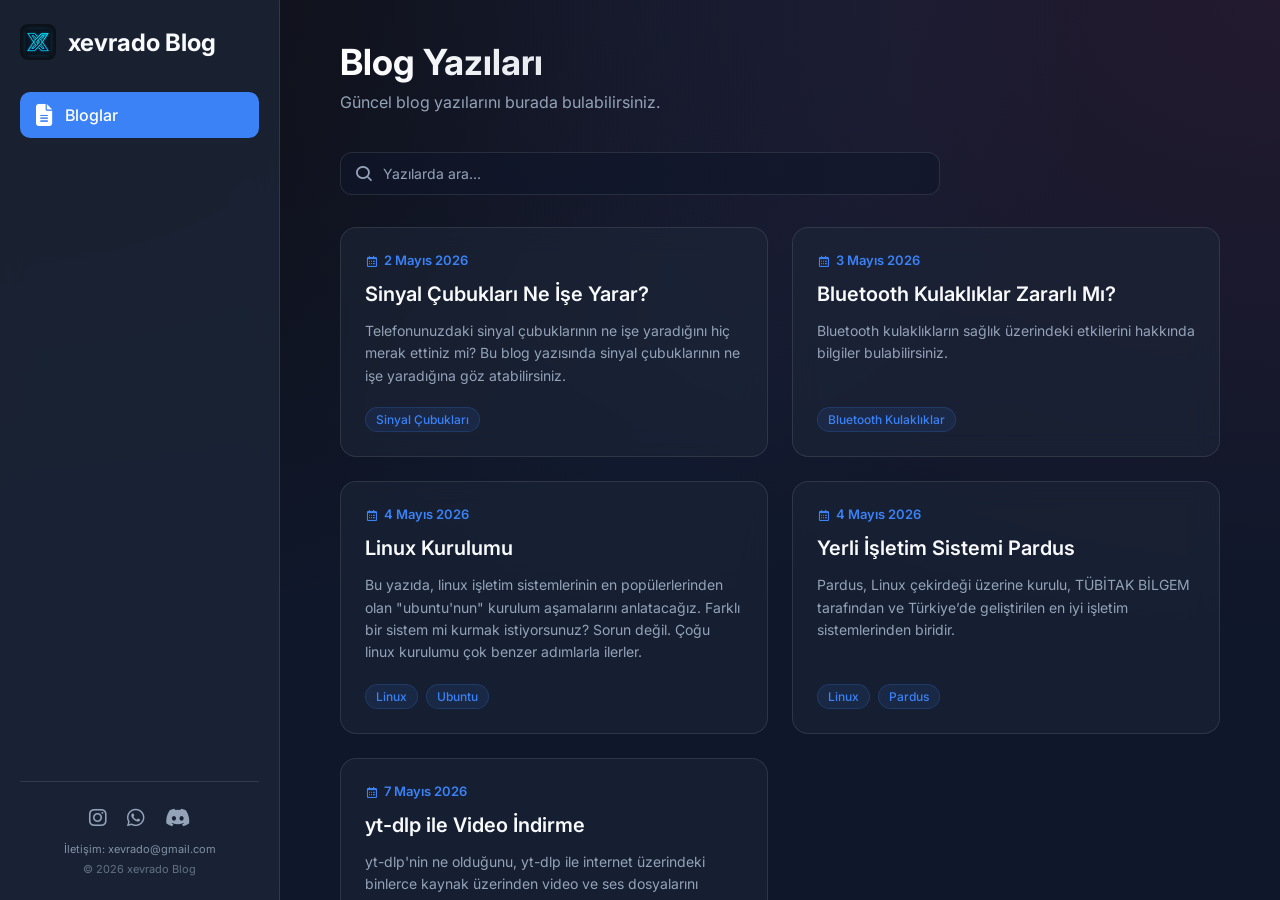
<file: index.html>
<!DOCTYPE html>
<html lang="tr">

<head>
    <meta charset="UTF-8">
    <meta name="viewport" content="width=device-width, initial-scale=1.0">
    <title>xevrado Blog</title>
    <!-- Google Fonts -->
    <link href="https://fonts.googleapis.com/css2?family=Inter:wght@300;400;500;600;700&display=swap" rel="stylesheet">
    <!-- Boxicons -->
    <link href='https://unpkg.com/boxicons@2.1.4/css/boxicons.min.css' rel='stylesheet'>
    <!-- Font Awesome -->
    <link rel="stylesheet" href="https://cdnjs.cloudflare.com/ajax/libs/font-awesome/6.4.0/css/all.min.css">
    <link rel="icon" href="Resimler/logo.png" type="image/png">
    <link rel="stylesheet" href="style.css">
</head>

<body>
    <div class="app-container">
        <!-- Sidebar -->
        <aside class="sidebar">
            <div class="sidebar-header">
                <div class="logo">
                    <img src="Resimler/logo.png" alt="X Blog Logo" class="logo-img">
                    <span>xevrado Blog</span>
                </div>
            </div>


            <nav class="nav-menu">
                <ul class="nav-list">
                    <li class="nav-item active">
                        <a href="#" class="nav-link">
                            <i class="fa fa-file-text"></i>
                            <span>Bloglar</span>
                        </a>
                    </li>
                </ul>
            </nav>

            <div class="sidebar-footer">
                <div class="social-links">
                    <a href="https://www.instagram.com/xevra.do" target="_blank" title="Instagram"><i
                            class="fa-brands fa-instagram"></i></a>
                    <a href="https://whatsapp.com/channel/0029VbCA2duAojYp70uZ5R2e" target="_blank"
                        title="WhatsApp Kanalı"><i class="fa-brands fa-whatsapp"></i></a>
                    <a href="https://discord.gg/w49pgU2B8" target="_blank" title="Discord"><i
                            class="fa-brands fa-discord"></i></a>
                </div>
                <p class="sidebar-contact">İletişim: xevrado@gmail.com</p>
                <p>&copy; 2026 xevrado Blog</p>
            </div>
        </aside>

        <!-- Main Content -->
        <main class="main-content">
            <header class="top-header">
                <h1>Blog Yazıları</h1>
                <p>Güncel blog yazılarını burada bulabilirsiniz.</p>
            </header>

            <div class="search-container main-search">
                <i class='bx bx-search'></i>
                <input type="text" id="searchInput" placeholder="Yazılarda ara...">
            </div>

            <div class="blogs-grid" id="blogsGrid">
                <!-- Blogs will be injected here by JS -->
            </div>
        </main>
    </div>

    <script src="script.js"></script>
</body>

</html>
</file>
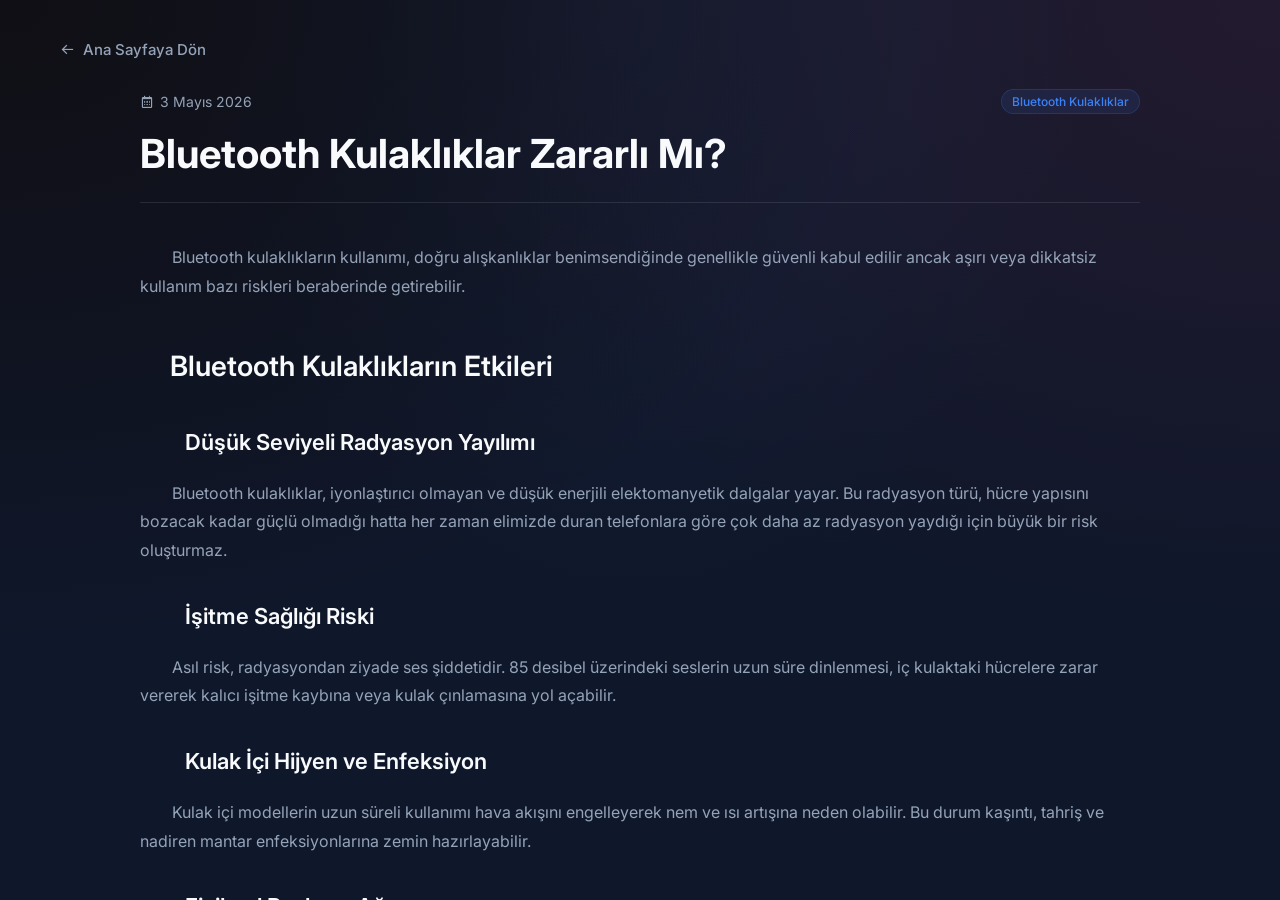
<file: Bloglar/bluetooth-kulaklıklar-zararlı-mı.html>
<!DOCTYPE html>
<html lang="tr">

<head>
    <meta charset="UTF-8">
    <meta name="viewport" content="width=device-width, initial-scale=1.0">
    <title>Bluetooth Kulaklıklar Zararlı Mı? - xevrado Blog</title>
    <!-- Google Fonts -->
    <link href="https://fonts.googleapis.com/css2?family=Inter:wght@300;400;500;600;700&display=swap" rel="stylesheet">
    <!-- Boxicons -->
    <link href='https://unpkg.com/boxicons@2.1.4/css/boxicons.min.css' rel='stylesheet'>
    <!-- Font Awesome -->
    <link rel="stylesheet" href="https://cdnjs.cloudflare.com/ajax/libs/font-awesome/6.4.0/css/all.min.css">
    <link rel="icon" href="../Resimler/logo.png" type="image/png">
    <link rel="stylesheet" href="../style.css">
</head>

<body>
    <div class="app-container">

        <!-- Main Content -->
        <main class="main-content">
            <!-- Geri Dön Butonu -->
            <a href="../index.html" class="back-btn">
                <i class='bx bx-arrow-back'></i> Ana Sayfaya Dön
            </a>

            <!-- Makale Alanı -->
            <article class="blog-article">
                <header class="article-header">
                    <div class="article-meta">
                        <span class="article-date"><i class='bx bx-calendar'></i> 3 Mayıs 2026</span>
                        <div class="article-tags">
                            <span class="tag">Bluetooth Kulaklıklar</span>
                        </div>
                    </div>
                    <h1 class="article-title">Bluetooth Kulaklıklar Zararlı Mı?</h1>
                </header>

                <div class="article-body">
                    <p>Bluetooth kulaklıkların kullanımı, doğru alışkanlıklar benimsendiğinde genellikle güvenli kabul
                        edilir ancak aşırı veya dikkatsiz kullanım bazı riskleri beraberinde getirebilir. </p>

                    <h2>Bluetooth Kulaklıkların Etkileri</h2>

                    <h3>Düşük Seviyeli Radyasyon Yayılımı</h3>
                    <p>Bluetooth kulaklıklar, iyonlaştırıcı olmayan ve düşük enerjili elektomanyetik dalgalar yayar. Bu
                        radyasyon türü, hücre yapısını bozacak kadar güçlü olmadığı hatta her zaman elimizde duran
                        telefonlara göre çok daha az radyasyon yaydığı için büyük bir risk oluşturmaz.</p>

                    <h3>İşitme Sağlığı Riski</h3>
                    <p>Asıl risk, radyasyondan ziyade ses şiddetidir. 85 desibel üzerindeki seslerin uzun süre
                        dinlenmesi, iç kulaktaki hücrelere zarar vererek kalıcı işitme kaybına veya kulak çınlamasına
                        yol açabilir.</p>

                    <h3>Kulak İçi Hijyen ve Enfeksiyon</h3>
                    <p>
                        Kulak içi modellerin uzun süreli kullanımı hava akışını engelleyerek nem ve ısı artışına neden
                        olabilir. Bu durum kaşıntı, tahriş ve nadiren mantar enfeksiyonlarına zemin hazırlayabilir.
                    </p>

                    <h3>Fiziksel Baskı ve Ağrı</h3>
                    <p>
                        Uzun süreli kullanımda kulak yapısına yapılan baskı, kulak ağrısına veya baş ağrısına neden
                        olabilir.
                    </p>

                    <blockquote>
                        Tartışmalı Konular: Bazı çalışmalar uzun süreli kullanımın tiroid sağlığı veya nörolojik
                        durumlar üzerinde etkili olabileceğini iddia etse de, bu konularda henüz tıbbi bir fikir birliği
                        veya kesinleşmiş bilimsel bir kanıt bulunmamaktadır.
                    </blockquote>

                    <h2>Güvenli Kullanım İçin İpuçları</h2>
                    <p>**Ses Seviyesini Koruyun:** Ses yüksekliğini maksimum seviyenin %60'ının altında tutmaya özen
                        gösterin.</p>
                    <p>**Mola Verin:** Kulaklarınızı dinlendirmek için her saat başı 10-15 dakika kulaklığı çıkarın.</p>
                    <p>**Temizlik:** Kulaklık uçlarını düzenli olarak dezenfekte ederek bakteri birikimini önleyin.</p>

                    <div class="article-footer">
                        <hr class="footer-divider">
                        <div class="footer-authors">
                            <div class="author-left">Yazar: Ömer Yener</div>
                            <div class="author-separator">•</div>
                            <div class="author-right">Düzenleyen: Ömer Yener</div>
                        </div>
                    </div>
            </article>

        </main>
    </div>
    <script src="../script.js"></script>
</body>

</html>
</file>
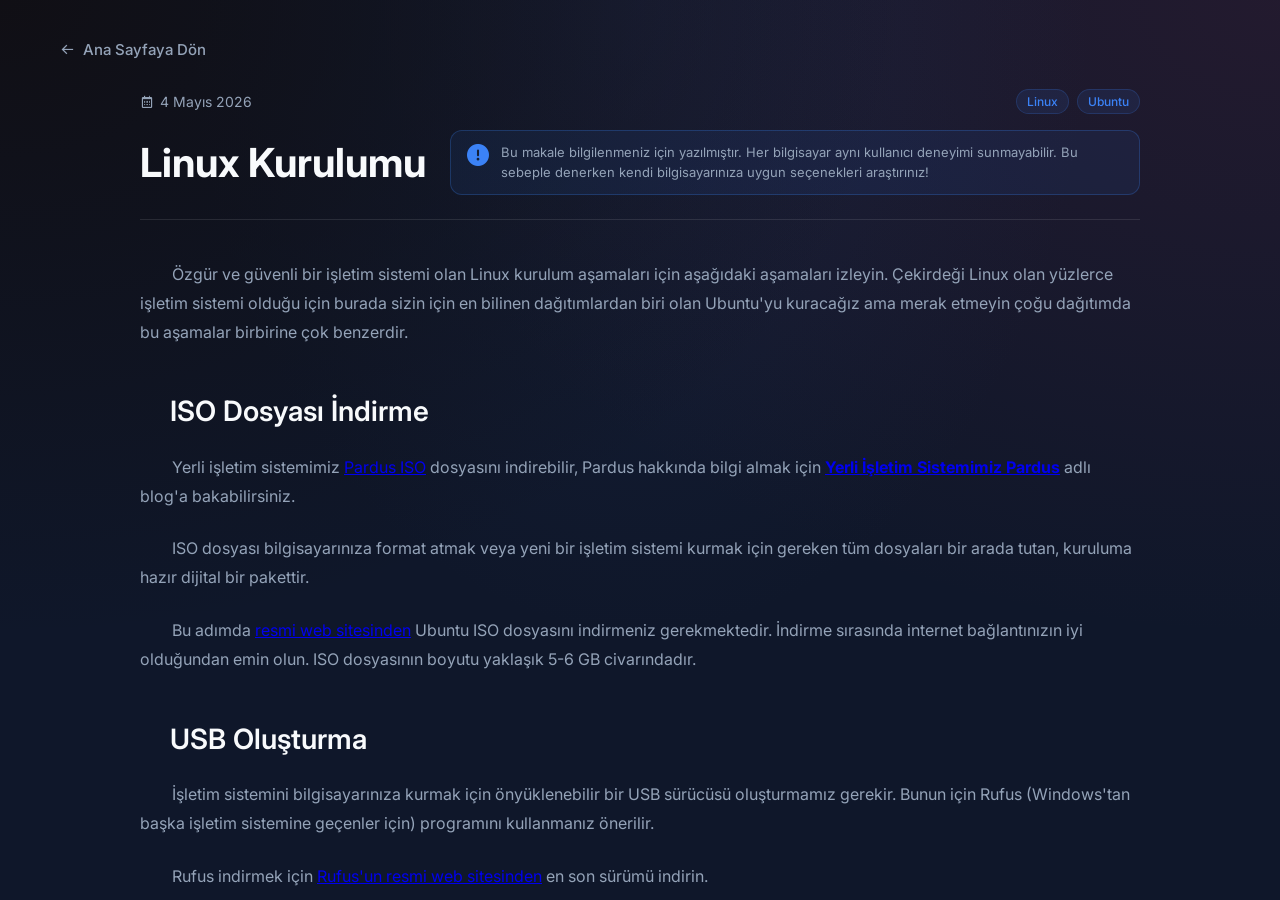
<file: Bloglar/linux-kurulumu-ubuntu.html>
<!DOCTYPE html>
<html lang="tr">

<head>
    <meta charset="UTF-8">
    <meta name="viewport" content="width=device-width, initial-scale=1.0">
    <title>Linux Kurulumu - xevrado Blog</title>
    <!-- Google Fonts -->
    <link href="https://fonts.googleapis.com/css2?family=Inter:wght@300;400;500;600;700&display=swap" rel="stylesheet">
    <!-- Boxicons -->
    <link href='https://unpkg.com/boxicons@2.1.4/css/boxicons.min.css' rel='stylesheet'>
    <!-- Font Awesome -->
    <link rel="stylesheet" href="https://cdnjs.cloudflare.com/ajax/libs/font-awesome/6.4.0/css/all.min.css">
    <link rel="icon" href="../Resimler/logo.png" type="image/png">
    <link rel="stylesheet" href="../style.css">
</head>

<body>
    <div class="app-container">
        <main class="main-content">
            <a href="../index.html" class="back-btn"><i class='bx bx-arrow-back'></i> Ana Sayfaya Dön</a>
            <article class="blog-article">
                <header class="article-header">
                    <div class="article-meta">
                        <span class="article-date"><i class='bx bx-calendar'></i> 4 Mayıs 2026</span>
                        <div class="article-tags">
                            <span class="tag">Linux</span>
                            <span class="tag">Ubuntu</span>
                        </div>
                    </div>
                    <div class="title-with-info">
                        <h1 class="article-title">Linux Kurulumu</h1>
                        <div class="title-info-box">
                            <i class='fa-solid fa-circle-exclamation'></i>
                            <div class="info-content">
                                <!-- Buraya bilgi notunuzu yazabilirsiniz -->
                                Bu makale bilgilenmeniz için yazılmıştır. Her bilgisayar aynı kullanıcı deneyimi
                                sunmayabilir. Bu sebeple denerken kendi bilgisayarınıza uygun seçenekleri araştırınız!
                            </div>
                        </div>
                    </div>
                </header>
                <div class="article-body">
                    <p>Özgür ve güvenli bir işletim sistemi olan Linux kurulum aşamaları için aşağıdaki aşamaları
                        izleyin. Çekirdeği Linux
                        olan yüzlerce işletim sistemi olduğu için burada sizin için en bilinen dağıtımlardan biri olan
                        Ubuntu'yu kuracağız ama merak etmeyin çoğu dağıtımda bu aşamalar birbirine çok benzerdir.</p>
                    <h2>ISO Dosyası İndirme</h2>
                    <p>Yerli işletim sistemimiz <a href="https://pardus.org.tr/en/download/" target="_blank">Pardus
                            ISO</a> dosyasını indirebilir, Pardus hakkında bilgi almak için <a
                            href="https://xevrado.github.io/xevrado-blog/Bloglar/yerli-isletim-sistemi-pardus.html"
                            target="_blank">**Yerli
                            İşletim Sistemimiz Pardus**</a> adlı blog'a bakabilirsiniz.</p>
                    <p>ISO dosyası bilgisayarınıza format atmak veya yeni bir işletim sistemi kurmak için gereken tüm
                        dosyaları bir arada tutan, kuruluma hazır dijital bir pakettir.</p>
                    <p>Bu adımda <a href="https://ubuntu.com/download/desktop">resmi web sitesinden</a> Ubuntu ISO
                        dosyasını
                        indirmeniz gerekmektedir. İndirme sırasında internet bağlantınızın iyi olduğundan emin
                        olun. ISO dosyasının boyutu yaklaşık 5-6 GB civarındadır.</p>

                    <h2>USB Oluşturma</h2>
                    <p>İşletim sistemini bilgisayarınıza kurmak için önyüklenebilir bir USB sürücüsü oluşturmamız
                        gerekir. Bunun için Rufus (Windows'tan başka işletim sistemine geçenler için) programını
                        kullanmanız önerilir.</p>
                    <p>Rufus indirmek için <a href="https://rufus.ie/tr/">Rufus'un resmi web sitesinden</a> en son
                        sürümü indirin.</p>
                    <img src="../Resimler/rufus.png" alt="rufus indirme sayfası" class="article-image">
                    <p>//Sürümler değişebilir. En üstteki en güncel sürümdür.//</p>

                    <div class="step-box">
                        <div class="step-number">1</div>
                        <div class="step-content">
                            <strong>Aygıt Seçimi</strong>
                            Rufus'u açtığınızda en üstteki "Aygıt" menüsünden taktığınız USB belleği seçin. **//(Dikkat:
                            USB
                            belleğinizdeki tüm veriler silinecektir!)//**
                        </div>
                    </div>

                    <div class="step-box">
                        <div class="step-number">2</div>
                        <div class="step-content">
                            <strong>Önyükleme Seçimi (ISO Dosyası)</strong>
                            "Önyükleme seçimi" (Boot selection) kısmında "Disk ya da ISO yansıması" seçili kalsın. Hemen
                            yanındaki "SEÇ" butonuna tıklayın ve indirdiğiniz Ubuntu ISO dosyasını bulun.
                        </div>
                    </div>

                    <div class="step-box">
                        <div class="step-number">3</div>
                        <div class="step-content">
                            <strong>Disk Bölüm Düzeni</strong>
                            "Disk bölüm düzeni" (Partition scheme) olarak yeni nesil bilgisayarlar için
                            <strong>GPT</strong>, eski BIOS sistemleri için ise <strong>MBR</strong> seçin. (Hedef
                            sistem otomatik olarak UEFI olarak ayarlanacaktır, değiştirmeyin).
                        </div>
                    </div>

                    <div class="step-box">
                        <div class="step-number">4</div>
                        <div class="step-content">
                            <strong>Yazdırma İşlemi</strong>
                            Diğer ayarları varsayılan olarak bırakabilirsiniz. En alttaki "BAŞLAT" butonuna tıklayın.
                            Gelen uyarılarda "ISO Yansıması modunda yazdır" seçeneğini onaylayın ve işlemin bitmesini
                            bekleyin.
                        </div>
                    </div>

                    <h2>Kurulum Aşaması</h2>
                    <p>USB belleğinizi hazırladıktan sonra bilgisayarınızı yeniden başlatın ve kurulum ekranına ulaşmak
                        için aşağıdaki adımları izleyin:</p>

                    <div class="step-box">
                        <div class="step-number">1</div>
                        <div class="step-content">
                            <strong>BIOS/UEFI ve Secure Boot Ayarları</strong>
                            Bilgisayarınızı yeniden başlatın ve BIOS/UEFI menüsüne girin (genellikle F2, Del veya F10
                            tuşlarıyla). Kurulumda sorun yaşamamak için <strong>Secure Boot (Güvenli Önyükleme)</strong>
                            ayarını <strong>Disabled (Kapalı)</strong> konuma getirmeniz önerilir. Ardından Boot Menu
                            (Önyükleme Menüsü) tuşuna (F8, F12 vb.) basarak USB belleğinizi seçip başlatın.
                        </div>
                    </div>

                    <div class="step-box">
                        <div class="step-number">2</div>
                        <div class="step-content">
                            <strong>Kurulum Ekranı</strong>
                            Karşınıza çıkan GNU GRUB menüsünden <strong>"Try or Install Ubuntu"</strong> seçeneğine
                            tıklayarak devam edin. Sistem kurulum arayüzünü yükleyecektir.
                        </div>
                    </div>

                    <div class="step-box">
                        <div class="step-number">3</div>
                        <div class="step-content">
                            <strong>Dil ve Kurulum Tercihleri</strong>
                            Sol taraftaki listeden "Türkçe" (veya istediğiniz dili) seçip <strong>"Ubuntu Kur"</strong>
                            butonuna basın. Ardından klavye düzeninizi ayarlayın. İnternet bağlantısı ekranında Wi-Fi
                            ağınıza bağlanmanız, güncellemeleri kurarken yardımcı olur.
                        </div>
                    </div>

                    <div class="step-box">
                        <div class="step-number">4</div>
                        <div class="step-content">
                            <strong>Kurulum Türü (Normal Kurulum)</strong>
                            Biz bu rehberde tüm diski sıfırlayarak temiz bir kurulum yapıyoruz. Bunun için
                            <strong>"Diski sil ve Ubuntu yükle"</strong> (Erase disk and install Ubuntu) seçeneğini
                            işaretleyin. Bu işlem diskteki tüm eski verileri ve işletim sistemlerini tamamen silecektir.
                            "Şimdi Kur" diyerek disk değişikliklerini onaylayın.
                        </div>
                    </div>

                    <div class="step-box">
                        <div class="step-number">5</div>
                        <div class="step-content">
                            <strong>Kullanıcı Bilgileri ve Tamamlama</strong>
                            Zaman dilimi olarak bulunduğunuz konumu seçtikten sonra adınızı, bilgisayarınızın adını,
                            kullanıcı adınızı ve parolanızı belirleyin. Dosyalar kopyalanıp kurulum tamamlandığında
                            sistem sizden bilgisayarı yeniden başlatmanızı ve USB belleği çıkarmanızı isteyecektir.
                        </div>
                    </div>
                    <p>Ubuntu kurulumu tamamlandı! Bilgisayarınız yeniden başladığında sizi karşılayan özgür ve güvenli
                        sisteminiz sizi karşılayacak.
                    </p>
                </div>
                <div class="article-footer">
                    <hr class="footer-divider" />
                    <div class="footer-authors">
                        <div class="author-left">Yazar: Ömer Yener</div>
                        <div class="author-separator">•</div>
                        <div class="author-right">Düzenleyen: Ömer Yener</div>
                    </div>
                </div>
            </article>
        </main>
    </div>
    <script src="../script.js"></script>
</body>

</html>
</file>
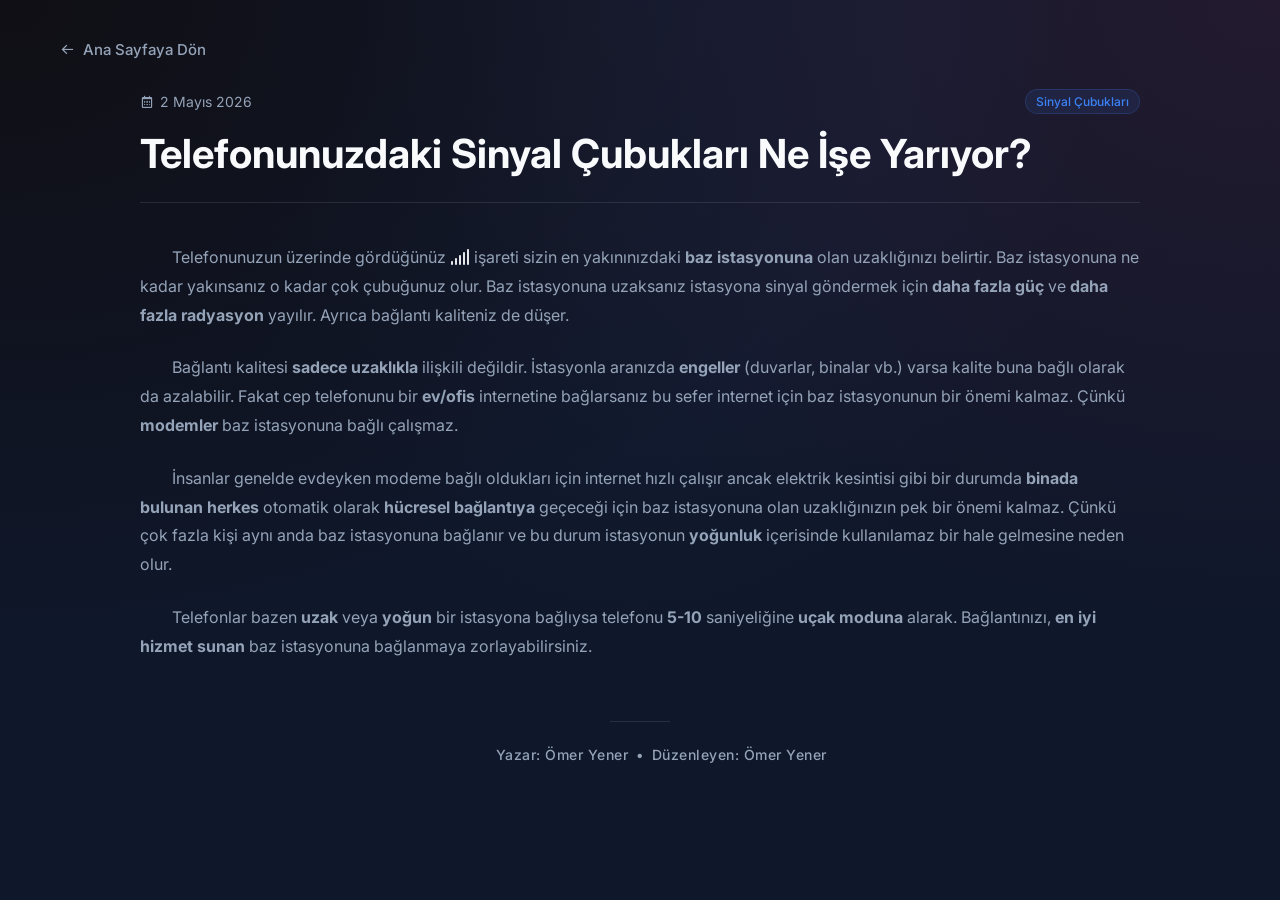
<file: Bloglar/sinyal-cubuklari-ne-ise-yarar.html>
<!DOCTYPE html>
<html lang="tr">

<head>
    <meta charset="UTF-8">
    <meta name="viewport" content="width=device-width, initial-scale=1.0">
    <title>Sinyal Çubukları Ne İşe Yarar? - xevrado Blog</title>
    <!-- Google Fonts -->
    <link href="https://fonts.googleapis.com/css2?family=Inter:wght@300;400;500;600;700&display=swap" rel="stylesheet">
    <!-- Boxicons -->
    <link href='https://unpkg.com/boxicons@2.1.4/css/boxicons.min.css' rel='stylesheet'>
    <!-- Font Awesome -->
    <link rel="stylesheet" href="https://cdnjs.cloudflare.com/ajax/libs/font-awesome/6.4.0/css/all.min.css">
    <link rel="icon" href="../Resimler/logo.png" type="image/png">
    <link rel="stylesheet" href="../style.css">
</head>

<body>
    <div class="app-container">

        <!-- Main Content -->
        <main class="main-content">
            <!-- Geri Dön Butonu -->
            <a href="../index.html" class="back-btn">
                <i class='bx bx-arrow-back'></i> Ana Sayfaya Dön
            </a>

            <!-- Makale Alanı -->
            <article class="blog-article">
                <header class="article-header">
                    <div class="article-meta">
                        <span class="article-date"><i class='bx bx-calendar'></i> 2 Mayıs 2026</span>
                        <div class="article-tags">
                            <span class="tag">Sinyal Çubukları</span>
                        </div>
                    </div>
                    <h1 class="article-title">Telefonunuzdaki Sinyal Çubukları Ne İşe Yarıyor?</h1>
                </header>

                <div class="article-body">
                    <p>Telefonunuzun üzerinde gördüğünüz <i class="fa-solid fa-signal" style="color: #e5e7eb;"></i>
                        işareti sizin en
                        yakınınızdaki **baz istasyonuna** olan uzaklığınızı belirtir. Baz istasyonuna ne kadar
                        yakınsanız o
                        kadar çok çubuğunuz olur. Baz istasyonuna uzaksanız istasyona sinyal göndermek için **daha fazla
                        güç** ve **daha fazla radyasyon**
                        yayılır. Ayrıca bağlantı kaliteniz de düşer.
                    </p>

                    <p>
                        Bağlantı kalitesi **sadece uzaklıkla** ilişkili değildir. İstasyonla aranızda
                        **engeller** (duvarlar, binalar vb.) varsa kalite buna bağlı olarak da azalabilir.
                        Fakat cep telefonunu bir **ev/ofis** internetine bağlarsanız bu sefer internet için baz
                        istasyonunun
                        bir önemi kalmaz. Çünkü **modemler** baz istasyonuna bağlı çalışmaz.

                    </p>



                    <p>
                        İnsanlar genelde evdeyken modeme bağlı oldukları için internet hızlı çalışır ancak elektrik
                        kesintisi gibi bir durumda **binada bulunan herkes** otomatik olarak **hücresel bağlantıya**
                        geçeceği
                        için baz istasyonuna olan uzaklığınızın pek bir önemi kalmaz. Çünkü çok fazla kişi aynı anda baz
                        istasyonuna bağlanır ve bu durum istasyonun **yoğunluk** içerisinde kullanılamaz bir hale
                        gelmesine
                        neden olur.
                    </p>

                    <p>
                        Telefonlar bazen **uzak** veya **yoğun** bir istasyona bağlıysa telefonu **5-10** saniyeliğine
                        **uçak moduna**
                        alarak. Bağlantınızı, **en iyi hizmet sunan** baz istasyonuna bağlanmaya zorlayabilirsiniz.
                    </p>
                </div>

                <div class="article-footer">
                    <hr class="footer-divider">
                    <div class="footer-authors">
                        <div class="author-left">Yazar: Ömer Yener</div>
                        <div class="author-separator">•</div>
                        <div class="author-right">Düzenleyen: Ömer Yener</div>
                    </div>
                </div>
            </article>

        </main>
    </div>
    <script src="../script.js"></script>
</body>

</html>
</file>
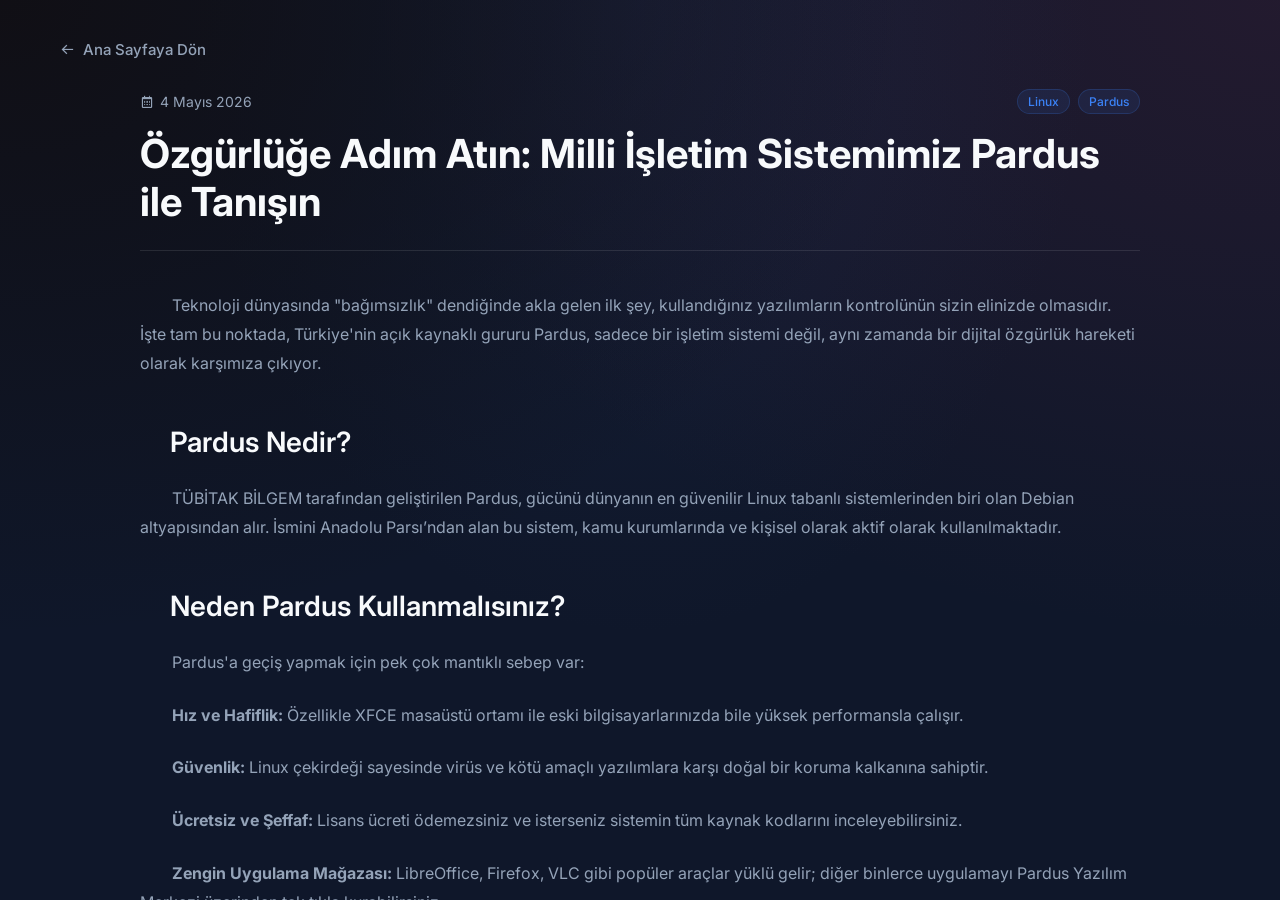
<file: Bloglar/yerli-isletim-sistemi-pardus.html>
<!DOCTYPE html>
<html lang="tr">

<head>
    <meta charset="UTF-8">
    <meta name="viewport" content="width=device-width, initial-scale=1.0">
    <title>Yerli İşletim Sistemi Pardus - xevrado Blog</title>
    <!-- Google Fonts -->
    <link href="https://fonts.googleapis.com/css2?family=Inter:wght@300;400;500;600;700&display=swap" rel="stylesheet">
    <!-- Boxicons -->
    <link href='https://unpkg.com/boxicons@2.1.4/css/boxicons.min.css' rel='stylesheet'>
    <!-- Font Awesome -->
    <link rel="stylesheet" href="https://cdnjs.cloudflare.com/ajax/libs/font-awesome/6.4.0/css/all.min.css">
    <link rel="icon" href="../Resimler/logo.png" type="image/png">
    <link rel="stylesheet" href="../style.css">
</head>

<body>
    <div class="app-container">

        <!-- Main Content -->
        <main class="main-content">
            <!-- Geri Dön Butonu -->
            <a href="../index.html" class="back-btn">
                <i class='bx bx-arrow-back'></i> Ana Sayfaya Dön
            </a>

            <!-- Makale Alanı -->
            <article class="blog-article">
                <header class="article-header">
                    <div class="article-meta">
                        <span class="article-date"><i class='bx bx-calendar'></i> 4 Mayıs 2026</span>
                        <div class="article-tags">
                            <span class="tag">Linux</span>
                            <span class="tag">Pardus</span>
                        </div>
                    </div>
                    <h1 class="article-title">Özgürlüğe Adım Atın: Milli İşletim Sistemimiz Pardus ile Tanışın</h1>
                </header>

                <div class="article-body">
                    <p>Teknoloji dünyasında "bağımsızlık" dendiğinde akla gelen ilk şey, kullandığınız yazılımların
                        kontrolünün sizin elinizde olmasıdır. İşte tam bu noktada, Türkiye'nin açık kaynaklı gururu
                        Pardus, sadece bir işletim sistemi değil, aynı zamanda bir dijital özgürlük hareketi olarak
                        karşımıza çıkıyor.</p>

                    <h2>Pardus Nedir?</h2>
                    <p>TÜBİTAK BİLGEM tarafından geliştirilen Pardus, gücünü dünyanın en güvenilir Linux tabanlı
                        sistemlerinden biri olan Debian altyapısından alır. İsmini Anadolu Parsı’ndan alan bu sistem,
                        kamu kurumlarında ve kişisel olarak aktif olarak kullanılmaktadır.</p>

                    <h2>Neden Pardus Kullanmalısınız?</h2>
                    <p>Pardus'a geçiş yapmak için pek çok mantıklı sebep var:</p>

                    <p>**Hız ve Hafiflik:** Özellikle XFCE masaüstü ortamı ile eski bilgisayarlarınızda bile yüksek
                        performansla çalışır.</p>
                    <p>**Güvenlik:** Linux çekirdeği sayesinde virüs ve kötü amaçlı yazılımlara karşı doğal bir koruma
                        kalkanına sahiptir.</p>
                    <p>**Ücretsiz ve Şeffaf:** Lisans ücreti ödemezsiniz ve isterseniz sistemin tüm kaynak kodlarını
                        inceleyebilirsiniz.</p>
                    <p>**Zengin Uygulama Mağazası:** LibreOffice, Firefox, VLC gibi popüler araçlar yüklü gelir; diğer
                        binlerce uygulamayı Pardus Yazılım Merkezi üzerinden tek tıkla kurabilirsiniz.</p>

                    <br>
                    <p>Pardus sadece bir işletim sistemi değil, aynı zamanda bir dijital özgürlük hareketi olarak
                        görülmelidir.</p>
                </div>

                <div class="article-footer">
                    <hr class="footer-divider">
                    <div class="footer-authors">
                        <div class="author-left">Yazar: Ömer Yener</div>
                        <div class="author-separator">•</div>
                        <div class="author-right">Düzenleyen: Ömer Yener</div>
                    </div>
                </div>
            </article>

        </main>
    </div>
    <script src="../script.js"></script>
</body>

</html>
</file>
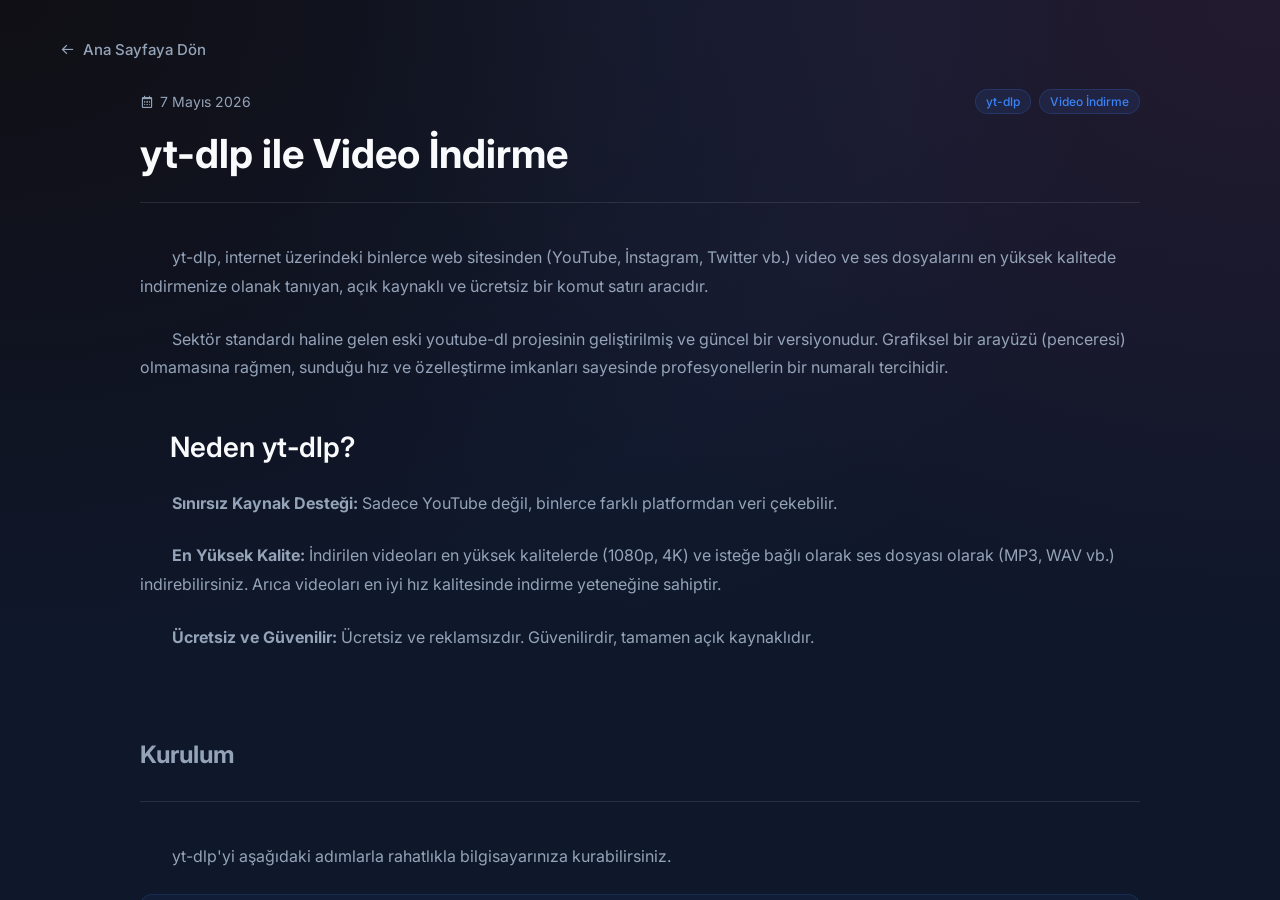
<file: Bloglar/yt-dlp-ile-video-indirme.html>
<!DOCTYPE html>
<html lang="tr">

<head>
    <meta charset="UTF-8">
    <meta name="viewport" content="width=device-width, initial-scale=1.0">
    <title>yt-dlp ile Video İndirme - xevrado Blog</title>
    <!-- Google Fonts -->
    <link href="https://fonts.googleapis.com/css2?family=Inter:wght@300;400;500;600;700&display=swap" rel="stylesheet">
    <!-- Boxicons -->
    <link href='https://unpkg.com/boxicons@2.1.4/css/boxicons.min.css' rel='stylesheet'>
    <!-- Font Awesome -->
    <link rel="stylesheet" href="https://cdnjs.cloudflare.com/ajax/libs/font-awesome/6.4.0/css/all.min.css">
    <link rel="icon" href="../Resimler/logo.png" type="image/png">
    <link rel="stylesheet" href="../style.css">
</head>

<body>
    <div class="app-container">

        <!-- Main Content -->
        <main class="main-content">
            <!-- Geri Dön Butonu -->
            <a href="../index.html" class="back-btn">
                <i class='bx bx-arrow-back'></i> Ana Sayfaya Dön
            </a>

            <!-- Makale Alanı -->
            <article class="blog-article">
                <header class="article-header">
                    <div class="article-meta">
                        <span class="article-date"><i class='bx bx-calendar'></i> 7 Mayıs 2026</span>
                        <div class="article-tags">
                            <span class="tag">yt-dlp</span>
                            <span class="tag">Video İndirme</span>
                        </div>
                    </div>
                    <h1 class="article-title">yt-dlp ile Video İndirme</h1>
                </header>

                <div class="article-body">
                    <p>yt-dlp, internet üzerindeki binlerce web sitesinden (YouTube, İnstagram, Twitter vb.) video ve
                        ses
                        dosyalarını en yüksek kalitede indirmenize olanak tanıyan, açık kaynaklı ve ücretsiz bir komut
                        satırı aracıdır.</p>
                    <p>Sektör standardı haline gelen eski youtube-dl projesinin geliştirilmiş ve güncel bir
                        versiyonudur. Grafiksel bir arayüzü (penceresi) olmamasına rağmen, sunduğu hız ve özelleştirme
                        imkanları sayesinde profesyonellerin bir numaralı tercihidir.</p>

                    <h2>Neden yt-dlp?</h2>
                    <p><strong>Sınırsız Kaynak Desteği:</strong> Sadece YouTube değil, binlerce farklı
                        platformdan veri çekebilir.</p>
                    <p><strong>En Yüksek Kalite:</strong> İndirilen videoları en yüksek kalitelerde (1080p, 4K) ve
                        isteğe bağlı olarak ses dosyası olarak (MP3, WAV vb.) indirebilirsiniz. Arıca videoları en iyi
                        hız kalitesinde indirme yeteneğine sahiptir.</p>
                    <p><strong>Ücretsiz ve Güvenilir:</strong> Ücretsiz ve reklamsızdır. Güvenilirdir, tamamen açık
                        kaynaklıdır.</p>
                    <br>
                    <br>
                    <header class="article-header">
                        <h1 class="article-subtitle">Kurulum</h1>
                    </header>
                    <p>yt-dlp'yi aşağıdaki adımlarla rahatlıkla bilgisayarınıza kurabilirsiniz.</p>

                    <div class="step-box">
                        <div class="step-number">1</div>
                        <div class="step-content">
                            <strong>Klasör Oluşturma</strong>
                            Öncelikle bilgisayarınızda masaüstüne boş bir klasör oluşturun. Klasörün adının
                            <strong>"yt-dlp"</strong> olmasının işinizi kolaylaştıracağını unutmayın.

                        </div>
                    </div>
                    <div class="step-box">
                        <div class="step-number">2</div>
                        <div class="step-content">
                            <strong>yt-dlp İndirme</strong>
                            yt-dlp'nin <a href="https://github.com/yt-dlp/yt-dlp/releases" target="_blank">GitHub
                                deposundan</a> <strong>"yt-dlp.exe" (Windows için)</strong> dosyasını indirin ve
                            doğrudan
                            oluşturmuş olduğunuz klasöre atın.
                        </div>
                    </div>
                    <div class="step-box">
                        <div class="step-number">3</div>
                        <div class="step-content">
                            <strong>FFmpeg İndirme</strong>
                            Resmi <a href="https://www.gyan.dev/ffmpeg/builds/" target="_blank">Gyan.dev</a> web
                            sitesinden alta inip **//ffmpeg-git-essentials.7z//** dosyasını indirin. İndirilen
                            dosyayı açın ve **//bin//** klasörünün içindeki üç dosyayı kopyalayın veya sürükleyerek
                            doğrudan oluşturduğumuz klasöre yapıştırın.
                        </div>
                    </div>
                    <div class="step-box">
                        <div class="step-number">4</div>
                        <div class="step-content">
                            <strong>Klasörü Kontrol Etme</strong>
                            İndirmeye başlamadan önce klasörün içi şu şekilde olmalıdır:
                            <img src="../Resimler/yt-dlp-dosya-gorunum.png" alt="yt-dlp klasör görünümü" class="article-image">
                        </div>
                    </div>
                    <div class="step-box">
                        <div class="step-number">5</div>
                        <div class="step-content">
                            <strong>Video İndirmeye Başlama</strong>
                            Video indirmek için klasörün içinde boş bir alana sağ tıklayarak //**"Terminalde Aç"**//a
                            tıklayın. Ardından aşağıda kendi isteğinize uygun komutu uygulayın.
                            <br>
                            <br>
                            <strong>Tekli Video İndirme</strong>
                            Terminal ekranında şu komutu kullanın: <br>
                            <code>.\yt-dlp "[Video Bağlantı Adresi (URL)]"</code>
                            <br>
                            <br>
                            <strong>Oynatma Listesi İndirme</strong>
                            Terminal ekranında şu komutu kullanın: <br>
                            <code>.\yt-dlp -o "%(playlist)s/%(playlist_index)02d - %(title)s.%(ext)s" "[Video Bağlantı Adresi (URL)]"</code>
                            <br>
                            Bu komut önceki komuttan farklı olarak "-o" parametresi ile klasörleme yaparak her videoyu
                            kendi klasörüne indirir ve sıralı bir şekilde kaydeder.
                            <blockquote>Eğer indirme esnasında bağlantı sorunu gibi bir hatayla karşılaşırsanız <br>
                                <code>.\yt-dlp --playlist-start [devam etmek istediğiniz sıra numarası] -o "%(playlist)s/%(playlist_index)s - %(title)s.%(ext)s" "URL"</code>
                                <br>
                                şeklinde kaldığınız yerden indirmeye devam edebilirsiniz.
                            </blockquote>
                        </div>
                    </div>
                </div>
                <div class="article-footer">
                    <hr class="footer-divider">
                    <div class="footer-authors">
                        <div class="author-left">Yazar: Ömer Yener</div>
                        <div class="author-separator">•</div>
                        <div class="author-right">Düzenleyen: Ömer Yener</div>
                    </div>
                </div>
            </article>

        </main>
    </div>
    <script src="../script.js"></script>
</body>

</html>
</file>
<file: style.css>
:root {
    --bg-main: #0f172a;
    --bg-sidebar: rgba(30, 41, 59, 0.7);
    --bg-card: rgba(30, 41, 59, 0.5);
    --text-primary: #f8fafc;
    --text-secondary: #94a3b8;
    --accent-color: #3b82f6;
    --accent-hover: #2563eb;
    --border-color: rgba(255, 255, 255, 0.1);
    --glass-blur: 12px;
}

* {
    margin: 0;
    padding: 0;
    box-sizing: border-box;
    font-family: 'Inter', sans-serif;
}

body {
    background-color: var(--bg-main);
    color: var(--text-primary);
    min-height: 100vh;
    display: flex;
    background-image:
        radial-gradient(at 0% 0%, hsla(253, 16%, 7%, 1) 0, transparent 50%),
        radial-gradient(at 50% 0%, hsla(225, 39%, 30%, 0.2) 0, transparent 50%),
        radial-gradient(at 100% 0%, hsla(339, 49%, 30%, 0.2) 0, transparent 50%);
}

.app-container {
    display: flex;
    width: 100%;
    height: 100vh;
    overflow: hidden;
}

/* Sidebar Styling */
.sidebar {
    width: 280px;
    background: var(--bg-sidebar);
    backdrop-filter: blur(var(--glass-blur));
    -webkit-backdrop-filter: blur(var(--glass-blur));
    border-right: 1px solid var(--border-color);
    display: flex;
    flex-direction: column;
    padding: 24px 20px;
    transition: all 0.3s ease;
}

.sidebar-header .logo {
    display: flex;
    align-items: center;
    gap: 12px;
    font-size: 24px;
    font-weight: 700;
    color: var(--text-primary);
    margin-bottom: 32px;
}

.logo-img {
    width: 36px;
    height: 36px;
    border-radius: 8px;
    object-fit: cover;
}

/* Search Bar */
.search-container {
    position: relative;
    margin-bottom: 32px;
}

.main-search {
    max-width: 600px;
}

.search-container i {
    position: absolute;
    left: 14px;
    top: 50%;
    transform: translateY(-50%);
    color: var(--text-secondary);
    font-size: 20px;
}

.search-container input {
    width: 100%;
    background: rgba(15, 23, 42, 0.6);
    border: 1px solid var(--border-color);
    border-radius: 12px;
    padding: 12px 12px 12px 42px;
    color: var(--text-primary);
    font-size: 14px;
    outline: none;
    transition: all 0.3s ease;
}

.search-container input::placeholder {
    color: var(--text-secondary);
}

.search-container input:focus {
    border-color: var(--accent-color);
    box-shadow: 0 0 0 2px rgba(59, 130, 246, 0.2);
}

/* Navigation */
.nav-menu {
    flex: 1;
}

.nav-list {
    list-style: none;
}

.nav-item {
    margin-bottom: 8px;
}

.nav-link {
    display: flex;
    align-items: center;
    gap: 12px;
    padding: 12px 16px;
    border-radius: 10px;
    color: var(--text-secondary);
    text-decoration: none;
    font-weight: 500;
    transition: all 0.3s ease;
}

.nav-link i {
    font-size: 22px;
}

.nav-link:hover {
    background: rgba(255, 255, 255, 0.05);
    color: var(--text-primary);
}

.nav-item.active .nav-link {
    background: var(--accent-color);
    color: white;
}

.sidebar-footer {
    margin-top: auto;
    padding-top: 24px;
    border-top: 1px solid var(--border-color);
    text-align: center;
}

.social-links {
    display: flex;
    justify-content: center;
    gap: 20px;
    margin-bottom: 12px;
}

.social-links a {
    color: var(--text-secondary);
    font-size: 20px;
    transition: all 0.3s ease;
}

.social-links a:hover {
    color: var(--accent-color);
    transform: translateY(-3px);
}

.sidebar-footer p {
    font-size: 11px;
    color: var(--text-secondary);
    opacity: 0.6;
}

.sidebar-contact {
    font-size: 12px;
    color: var(--text-secondary);
    opacity: 0.85 !important;
    margin-bottom: 6px;
}

 .sidebar.hide-mobile {
    transform: translateY(-100%);
    }

/* Main Content */
.main-content {
    flex: 1;
    overflow-y: auto;
    padding: 40px 60px;
}

.top-header {
    margin-bottom: 40px;
}

.top-header h1 {
    font-size: 36px;
    font-weight: 700;
    margin-bottom: 8px;
    background: linear-gradient(90deg, #fff, #94a3b8);
    -webkit-background-clip: text;
    -webkit-text-fill-color: transparent;
}

.top-header p {
    color: var(--text-secondary);
    font-size: 16px;
}

/* Blogs Grid */
.blogs-grid {
    display: grid;
    grid-template-columns: repeat(auto-fill, minmax(300px, 1fr));
    gap: 24px;
}

.blog-card {
    background: var(--bg-card);
    backdrop-filter: blur(var(--glass-blur));
    -webkit-backdrop-filter: blur(var(--glass-blur));
    border: 1px solid var(--border-color);
    border-radius: 16px;
    padding: 24px;
    transition: all 0.3s ease;
    cursor: pointer;
    display: flex;
    flex-direction: column;
}

.blog-card:hover {
    transform: translateY(-5px);
    border-color: rgba(255, 255, 255, 0.2);
    box-shadow: 0 10px 30px rgba(0, 0, 0, 0.3);
    background: rgba(30, 41, 59, 0.8);
}

.blog-date {
    font-size: 13px;
    color: var(--accent-color);
    margin-bottom: 12px;
    font-weight: 600;
}

.blog-title {
    font-size: 20px;
    font-weight: 600;
    margin-bottom: 12px;
    line-height: 1.4;
    color: var(--text-primary);
}

.blog-excerpt {
    color: var(--text-secondary);
    font-size: 14px;
    line-height: 1.6;
    margin-bottom: 20px;
    flex: 1;
}

.blog-tags {
    display: flex;
    gap: 8px;
    flex-wrap: wrap;
}

.tag {
    background: rgba(59, 130, 246, 0.1);
    color: var(--accent-color);
    padding: 4px 10px;
    border-radius: 20px;
    font-size: 12px;
    font-weight: 500;
    border: 1px solid rgba(59, 130, 246, 0.2);
}

/* Empty state */
.no-results {
    grid-column: 1 / -1;
    text-align: center;
    padding: 60px 20px;
    background: var(--bg-card);
    border: 1px dashed var(--border-color);
    border-radius: 16px;
    color: var(--text-secondary);
}

/* Scrollbar customization for modern look */
::-webkit-scrollbar {
    width: 8px;
}

::-webkit-scrollbar-track {
    background: rgba(15, 23, 42, 0.5);
}

::-webkit-scrollbar-thumb {
    background: rgba(148, 163, 184, 0.3);
    border-radius: 4px;
}

::-webkit-scrollbar-thumb:hover {
    background: rgba(148, 163, 184, 0.5);
}

/* Responsive */
@media (max-width: 768px) {
    .app-container {
        flex-direction: column;
        overflow-y: auto;
    }

    .sidebar {
        width: 100%;
        height: auto;
        padding: 20px;
        border-right: none;
        border-bottom: 1px solid var(--border-color);
        position: sticky;
        top: 0;
        z-index: 10;
    }

    .main-content {
        padding: 20px;
        overflow-y: visible;
    }

    .sidebar-footer {
        display: block;
        margin-top: 16px;
        padding-top: 16px;
        border-top: 1px solid var(--border-color);
    }
    
    .social-links {
        margin-bottom: 8px;
    }
}

/* Article Styles (For Blog Posts) */
.back-btn {
    display: inline-flex;
    align-items: center;
    gap: 8px;
    color: var(--text-secondary);
    text-decoration: none;
    font-size: 15px;
    font-weight: 500;
    margin-bottom: 30px;
    transition: color 0.3s ease;
}

.back-btn:hover {
    color: var(--accent-color);
}

.blog-article {
    max-width: 1000px;
    margin: 0 auto;
    padding-bottom: 60px;
}

.article-header {
    margin-bottom: 40px;
    padding-bottom: 24px;
    border-bottom: 1px solid var(--border-color);
}

.article-meta {
    display: flex;
    justify-content: space-between;
    align-items: center;
    margin-bottom: 16px;
    flex-wrap: wrap;
    gap: 16px;
}

.article-date {
    color: var(--text-secondary);
    font-size: 14px;
    display: flex;
    align-items: center;
    gap: 6px;
}

.article-tags {
    display: flex;
    gap: 8px;
}

.article-title {
    font-size: 40px;
    font-weight: 700;
    line-height: 1.2;
    color: var(--text-primary);
}

.article-body {
    font-size: 16px;
    line-height: 1.8;
    color: var(--text-secondary);
}

.article-body p {
    margin-bottom: 24px;
    text-indent: 32px;
}

.article-body p * {
    text-indent: 0;
}

.article-body h2 {
    font-size: 28px;
    color: var(--text-primary);
    margin: 40px 0 16px 30px;
    /* increased left margin */
    font-weight: 600;
}

.article-body h3 {
    font-size: 22px;
    color: var(--text-primary);
    margin: 32px 0 16px 45px;
    /* increased left margin */
    font-weight: 600;
}

.article-image {
    width: 100%;
    border-radius: 12px;
    margin: 32px 0;
    box-shadow: 0 4px 20px rgba(0, 0, 0, 0.2);
}

.article-body blockquote {
    border-left: 4px solid var(--accent-color);
    padding: 16px 24px;
    margin: 32px 0;
    background: rgba(59, 130, 246, 0.05);
    border-radius: 0 12px 12px 0;
    font-style: italic;
    color: var(--text-primary);
}

.article-body code {
    background: rgba(255, 255, 255, 0.1);
    padding: 2px 6px;
    border-radius: 4px;
    font-family: monospace;
    color: var(--accent-color);
}

.article-footer {
    margin-top: 60px;
    text-align: center;
    color: var(--text-secondary);
    font-size: 14px;
    font-weight: 500;
    letter-spacing: 0.5px;
}

.footer-divider {
    border: none;
    height: 1px;
    background: var(--border-color);
    width: 60px;
    margin: 0 auto 24px auto;
}

.footer-authors {
    display: flex;
    justify-content: center;
    align-items: center;
    gap: 8px;
}

.author-left {
    flex: 1;
    text-align: right;
}

.author-separator {
    flex: 0 0 auto;
    color: var(--text-secondary);
}

.author-right {
    flex: 1;
    text-align: left;
}

/* Step Box – Adım Kutuları */
.step-box {
    display: flex;
    align-items: flex-start;
    gap: 20px;
    background: rgba(59, 130, 246, 0.06);
    border: 1px solid rgba(59, 130, 246, 0.15);
    border-radius: 12px;
    padding: 20px 24px;
    margin: 20px 0;
    transition: all 0.3s ease;
}

.step-box:hover {
    border-color: rgba(59, 130, 246, 0.35);
    background: rgba(59, 130, 246, 0.1);
}

.step-number {
    flex-shrink: 0;
    width: 40px;
    height: 40px;
    background: var(--accent-color);
    color: #fff;
    font-size: 18px;
    font-weight: 700;
    border-radius: 10px;
    display: flex;
    align-items: center;
    justify-content: center;
}

.step-content {
    flex: 1;
    color: var(--text-secondary);
    font-size: 15px;
    line-height: 1.7;
}

.step-content strong {
    color: var(--text-primary);
    display: block;
    margin-bottom: 4px;
    font-size: 16px;
}

/* Title with Info Box (H1 Yanında Bilgi Kutusu) */
.title-with-info {
    display: flex;
    align-items: stretch;
    justify-content: space-between;
    gap: 24px;
}

.title-with-info .article-title {
    flex-shrink: 0;
    margin: 0;
    align-self: center; /* Başlığı ortala */
}

.title-info-box {
    flex: 1;
    display: flex;
    align-items: flex-start;
    gap: 12px;
    background: rgba(59, 130, 246, 0.08); /* Accent renginde hafif arkaplan */
    border: 1px solid rgba(59, 130, 246, 0.25);
    border-radius: 12px;
    padding: 12px 16px;
}

.title-info-box i {
    font-size: 22px;
    color: var(--accent-color);
    margin-top: 1px;
    flex-shrink: 0;
}

.title-info-box .info-content {
    font-size: 13px;
    color: var(--text-secondary);
    line-height: 1.5;
}
@media (max-width: 768px) {
    .title-with-info {
        flex-direction: column; /* Elemanları yan yana değil, alt alta diz */
        gap: 16px; /* Mobilde aradaki boşluğu biraz azaltmak daha iyi durur */
    }

    .title-with-info .article-title {
        align-self: flex-start; /* Mobilde başlığı ortalamak yerine sola yasla */
    }
    
    .title-info-box {
        width: 100%; /* Bilgi kutusunun ekran genişliğini tam kaplamasını sağla */
        box-sizing: border-box; /* Padding değerlerinin genişliği bozmasını engelle */
    }
}
</file>
